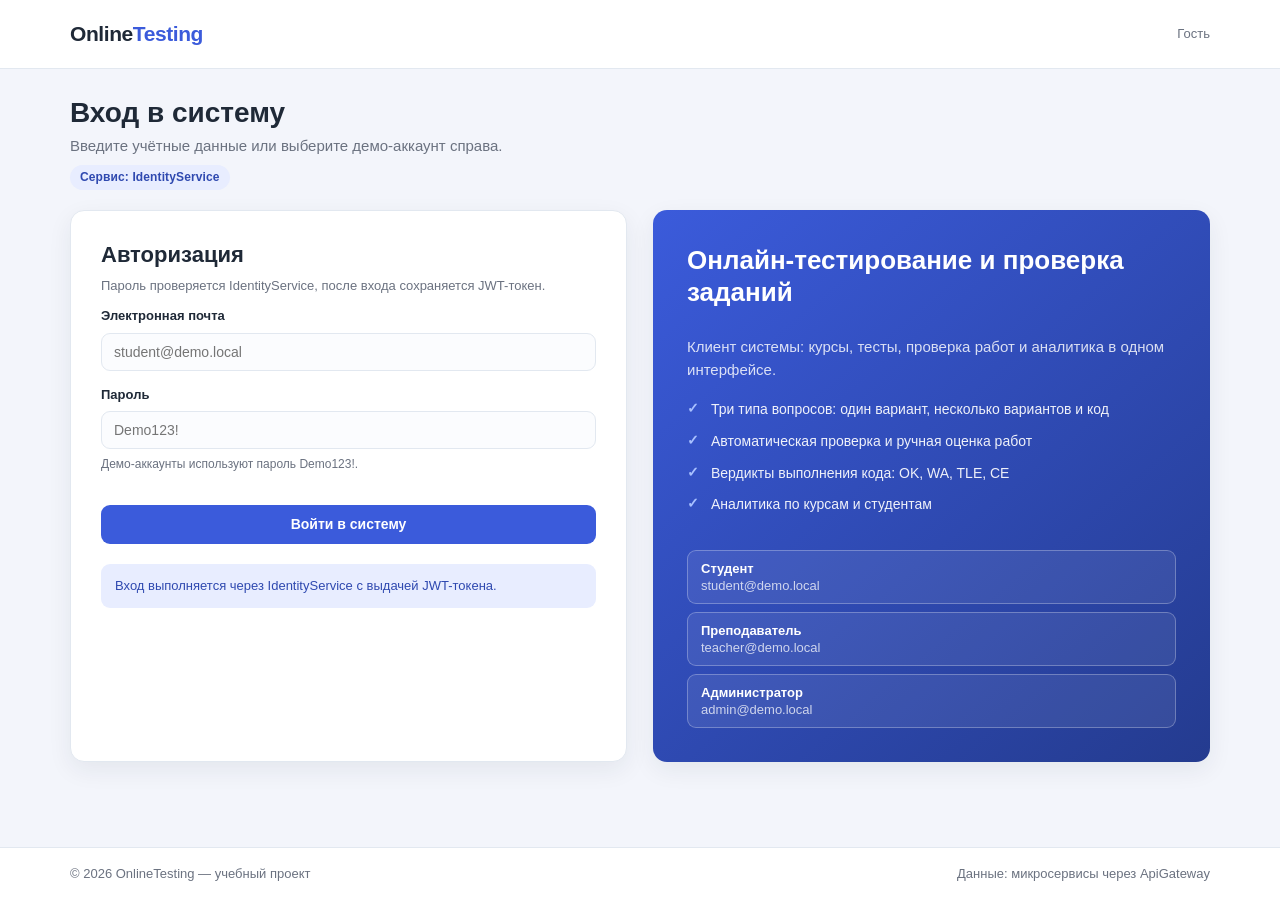
<file: WebClient/wwwroot/index.html>
<!DOCTYPE html>
<html lang="ru">
<head>
  <meta charset="UTF-8">
  <meta name="viewport" content="width=device-width, initial-scale=1.0">
  <title>Дашборд — OnlineTesting</title>
  <link rel="stylesheet" href="./css/style.css">
</head>
<body>
    <header id="app-header" class="app-header"></header>

    <main>
        <div class="container">
            <div class="page-head">
                <div>
                    <h1>Дашборд</h1>
                    <p class="page-subtitle" id="dashboard-subtitle">Сводка по вашей роли в системе.</p>
                    <span class="service-note">Сервис: ApiGateway</span>
                </div>
                <div id="dashboard-actions"></div>
            </div>

            <div class="card" id="teacher-application"></div>

            <div class="stats-grid" id="dashboard-stats"></div>

            <div id="dashboard-teacher-application"></div>

            <div class="section-head">
                <h2 class="section-title" id="dashboard-main-title">Основное</h2>
                <span class="muted small" id="dashboard-main-note"></span>
            </div>
            <div id="dashboard-main-table"></div>

            <div class="section-head">
                <h2 class="section-title" id="dashboard-secondary-title">Дополнительно</h2>
            </div>
            <div class="cards-grid" id="dashboard-secondary"></div>

        </div>
    </main>

    <footer id="app-footer" class="app-footer"></footer>

    <script src="./js/app.js"></script>
    <script src="./js/layout.js"></script>
    <script src="./js/pages/home.js"></script>
</body>
</html>
</file>
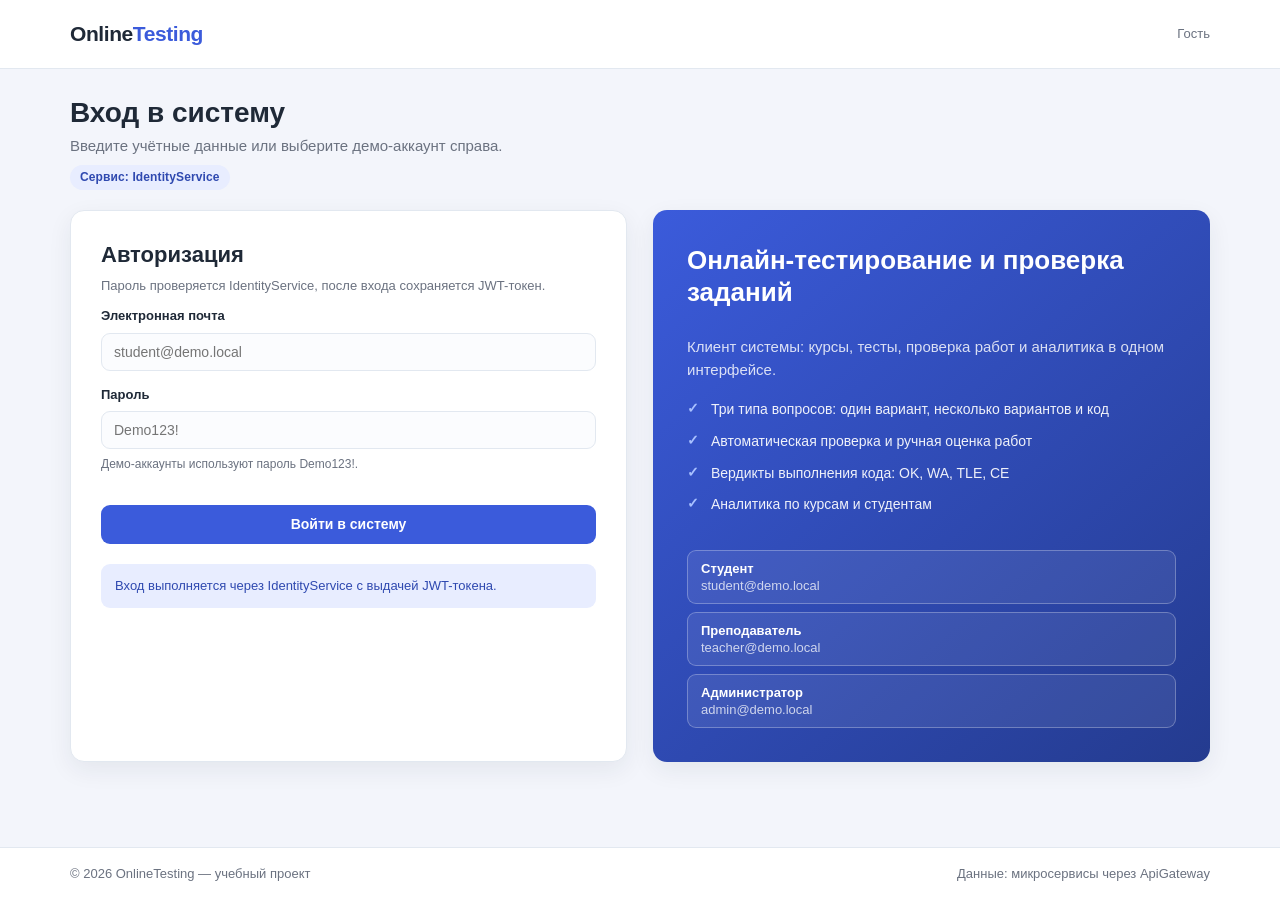
<file: WebClient/wwwroot/pages/admin-users.html>
<!DOCTYPE html>
<html lang="ru">
<head>
  <meta charset="UTF-8">
  <meta name="viewport" content="width=device-width, initial-scale=1.0">
  <title>Пользователи — OnlineTesting</title>
  <link rel="stylesheet" href="../css/style.css">
</head>
<body>
  <header id="app-header" class="app-header"></header>

  <main>
    <div class="container">
      <div class="page-head">
        <div>
          <h1>Пользователи и роли</h1>
          <p class="page-subtitle">Управление учётными записями студентов, преподавателей и администраторов.</p>
          <span class="service-note">Сервис: IdentityService</span>
        </div>
        <div id="users-actions"></div>
      </div>

      <div class="stats-grid" id="users-stats"></div>

      <div class="section-head">
        <h2 class="section-title">Добавить пользователя</h2>
      </div>

      <form class="form-card" id="user-form">
        <div class="form-grid">
          <div class="form-field">
            <label for="user-first-name">Имя</label>
            <input id="user-first-name" type="text" name="firstName" minlength="2" maxlength="40" placeholder="Иван" required>
          </div>
          <div class="form-field">
            <label for="user-last-name">Фамилия</label>
            <input id="user-last-name" type="text" name="lastName" minlength="2" maxlength="50" placeholder="Иванов" required>
          </div>
          <div class="form-field">
            <label for="user-email-input">Электронная почта</label>
            <input id="user-email-input" type="email" name="email" maxlength="100" placeholder="student@example.ru" required>
          </div>
          <div class="form-field">
            <label for="user-password-input">Пароль</label>
            <input id="user-password-input" type="password" name="password" minlength="6" maxlength="100" placeholder="Не менее 6 символов" required>
          </div>
          <div class="form-field">
            <label for="user-role-input">Роль</label>
            <select id="user-role-input" name="role">
              <option value="student">Студент</option>
              <option value="teacher">Преподаватель</option>
              <option value="admin">Администратор</option>
            </select>
          </div>
        </div>
        <div class="form-actions">
          <button class="btn btn-primary" type="submit">Создать пользователя</button>
          <span class="form-hint">Пользователь сможет войти с указанной почтой и паролем.</span>
        </div>
      </form>

      <div class="section-head">
        <h2 class="section-title">Заявки на роль преподавателя</h2>
      </div>
      <div id="applications-table"></div>

      <h2 class="section-title">Список пользователей</h2>
      <div id="users-table"></div>
    </div>
  </main>

  <footer id="app-footer" class="app-footer"></footer>

  <script src="../js/layout.js"></script>
  <script src="../js/app.js"></script>
  <script src="../js/pages/admin-users.js"></script>
</body>
</html>
</file>
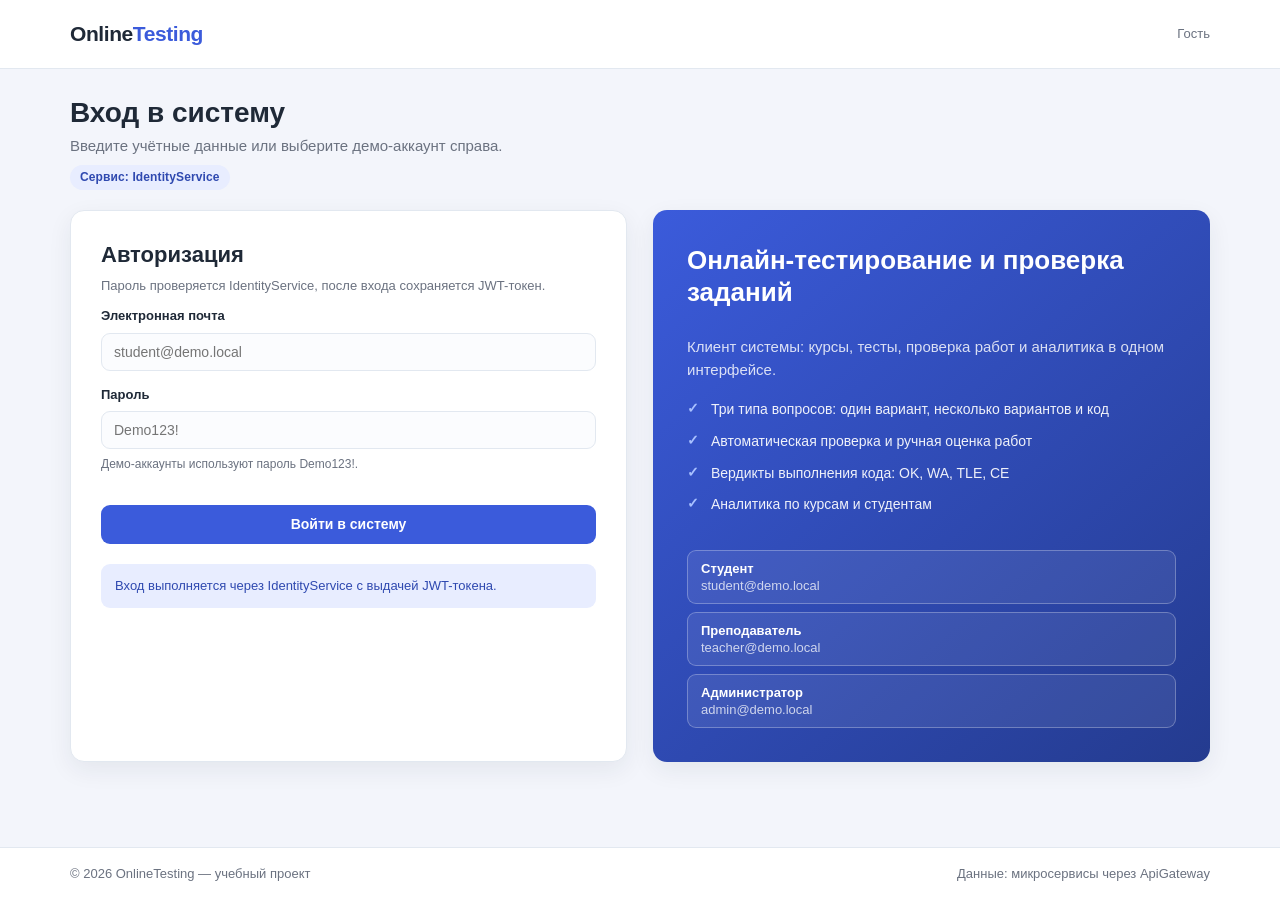
<file: WebClient/wwwroot/pages/analytics.html>
<!DOCTYPE html>
<html lang="ru">
<head>
  <meta charset="UTF-8">
  <meta name="viewport" content="width=device-width, initial-scale=1.0">
  <title>Аналитика — OnlineTesting</title>
  <link rel="stylesheet" href="../css/style.css">
</head>
<body>
  <header id="app-header" class="app-header"></header>

  <main>
    <div class="container">
      <div class="page-head">
        <div>
          <h1>Сводная аналитика</h1>
          <p class="page-subtitle">Результаты по курсам, средние баллы и количество проверенных работ.</p>
          <span class="service-note">Сервис: AnalyticsService</span>
        </div>
        <div id="analytics-actions"></div>
      </div>

      <div class="stats-grid" id="analytics-stats"></div>

      <div class="two-column">
        <section class="chart-card">
          <h2 class="chart-title">Средний результат по курсам, %</h2>
          <div id="score-chart"></div>
          <div class="chart-legend">
            <span class="legend-item"><span class="legend-dot"></span>Средний результат</span>
          </div>
        </section>

        <section class="chart-card">
          <h2 class="chart-title">Проверенные попытки по курсам</h2>
          <div id="pass-chart"></div>
          <div class="chart-legend">
            <span class="legend-item"><span class="legend-dot legend-dot-green"></span>Количество попыток</span>
          </div>
        </section>
      </div>

      <h2 class="section-title">Детализация по курсам</h2>
      <div id="analytics-table"></div>

      <div class="notice">
        Аналитика обновляется автоматически после проверки работ GradingService.
        Если по курсу ещё не было проверенных попыток, он отображается без статистики.
      </div>
    </div>
  </main>

  <footer id="app-footer" class="app-footer"></footer>

  <script src="../js/layout.js"></script>
  <script src="../js/app.js"></script>
  <script src="../js/pages/analytics.js"></script>
</body>
</html>
</file>
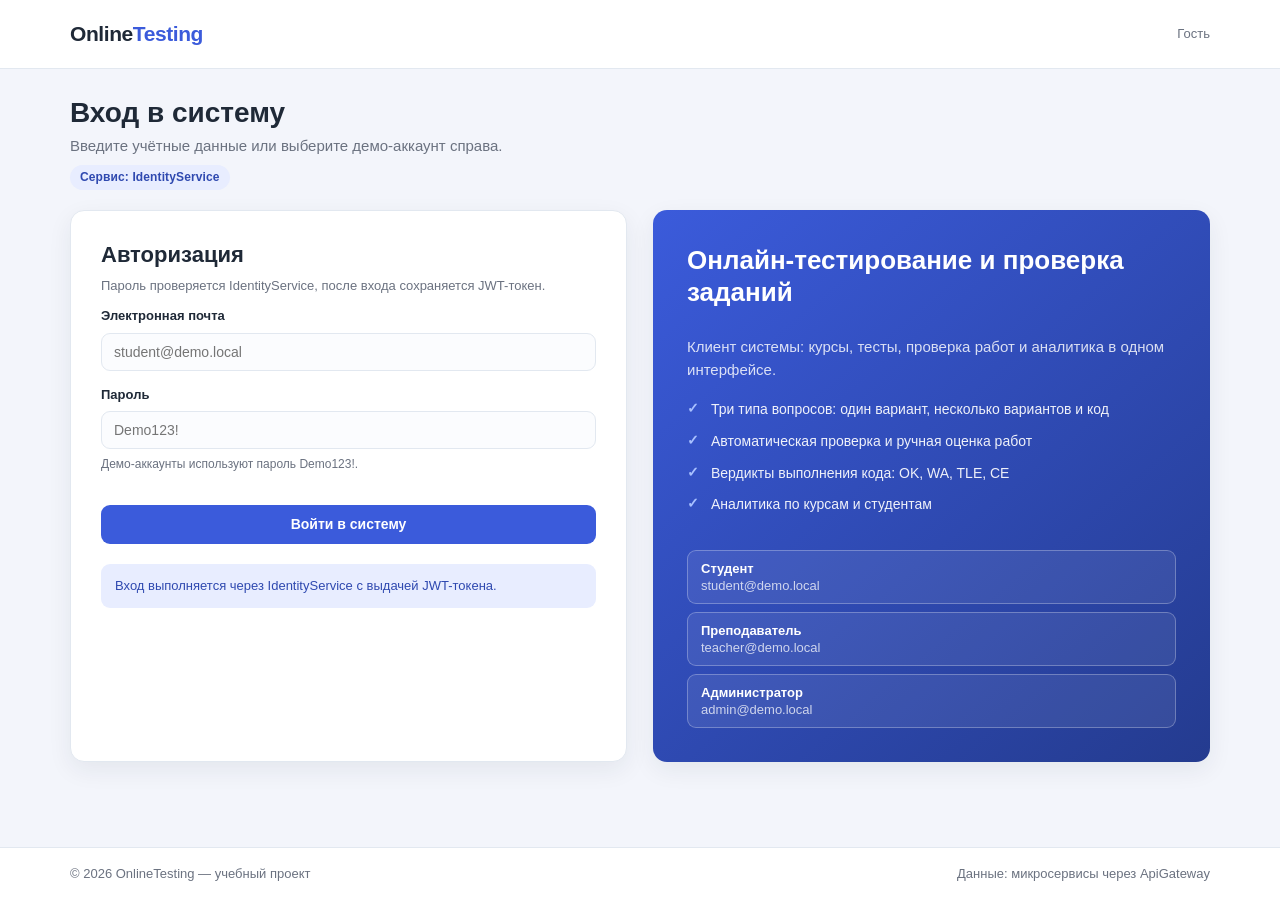
<file: WebClient/wwwroot/pages/code-submissions.html>
<!DOCTYPE html>
<html lang="ru">
<head>
  <meta charset="UTF-8">
  <meta name="viewport" content="width=device-width, initial-scale=1.0">
  <title>Проверка кода — OnlineTesting</title>
  <link rel="stylesheet" href="../css/style.css">
</head>
<body>
  <header id="app-header" class="app-header"></header>

  <main>
    <div class="container">
      <div class="page-head">
        <div>
          <h1>Проверка кода</h1>
          <p class="page-subtitle">Решения задач на программирование и вердикты автопроверки.</p>
          <span class="service-note">Сервис: CodeExecutionService</span>
        </div>
        <div id="submissions-actions"></div>
      </div>

      <div class="stats-grid" id="submissions-stats"></div>

      <div class="toolbar">
        <div class="form-field">
          <label for="verdict-filter">Вердикт</label>
          <select id="verdict-filter">
            <option value="all">Все решения</option>
            <option value="OK">OK — принято</option>
            <option value="WA">WA — неверный ответ</option>
            <option value="TLE">TLE — превышено время</option>
            <option value="CE">CE — ошибка компиляции</option>
            <option value="RE">RE — ошибка выполнения</option>
            <option value="not-submitted">Не отправлено на проверку</option>
          </select>
        </div>
      </div>

      <div id="submissions-table"></div>

      <div class="notice">
        Код проверяется CodeExecutionService после нажатия «Проверить код»
        на странице прохождения теста. Итоговый балл за задачу учитывается
        при выставлении оценки за попытку.
      </div>
    </div>
  </main>

  <footer id="app-footer" class="app-footer"></footer>

  <script src="../js/layout.js"></script>
  <script src="../js/app.js"></script>
  <script src="../js/pages/code-submissions.js"></script>
</body>
</html>
</file>
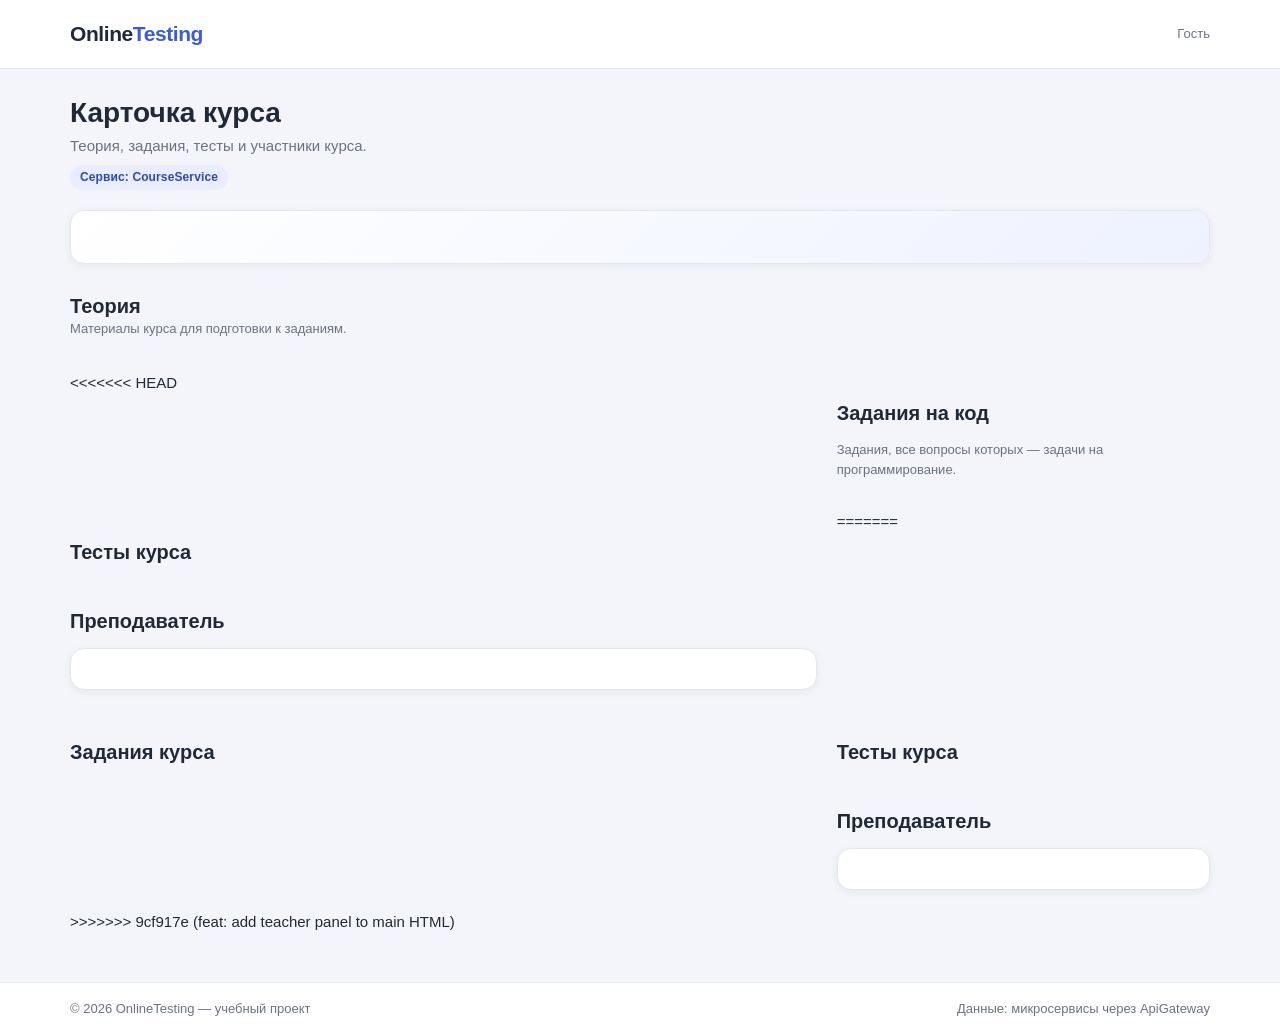
<file: WebClient/wwwroot/pages/course-details.html>
<!DOCTYPE html>
<html lang="ru">
<head>
  <meta charset="UTF-8">
  <meta name="viewport" content="width=device-width, initial-scale=1.0">
  <title>Курс — OnlineTesting</title>
  <link rel="stylesheet" href="../css/style.css">
</head>
<body>
  <header id="app-header" class="app-header"></header>

  <main>
    <div class="container">
      <div class="page-head">
        <div>
          <h1 id="course-page-title">Карточка курса</h1>
          <p class="page-subtitle">Теория, задания, тесты и участники курса.</p>
          <span class="service-note">Сервис: CourseService</span>
        </div>
        <div id="course-details-actions"></div>
      </div>

      <section class="course-hero" id="course-hero"></section>

      <section class="theory-section">
        <div class="section-head">
          <div>
            <h2 class="section-title">Теория</h2>
            <p class="muted small">Материалы курса для подготовки к заданиям.</p>
          </div>
          <div id="course-theory-actions"></div>
        </div>
        <div class="theory-list" id="course-theory"></div>
      </section>

      <div class="two-column">
<<<<<<< HEAD
        <div>
          <h2 class="section-title">Задания на код</h2>
          <p class="muted small">Задания, все вопросы которых — задачи на программирование.</p>
          <div class="module-list" id="course-modules"></div>
        </div>

        <aside>
            <div class="section-head">
                <h2 class="section-title">Тесты курса</h2>
                <div id="course-test-actions"></div>
            </div>

            <div class="stack" id="course-tests"></div>

            <section id="course-test-editor" class="card" hidden>
                <h2 class="section-title" id="test-editor-title">Редактор задания</h2>
                <div id="test-editor-settings"></div>
                <div id="test-editor-question-actions" class="form-actions"></div>
                <p class="muted small" id="test-editor-question-count"></p>
                <div id="test-editor-questions"></div>
            </section>

            <h2 class="section-title">Преподаватель</h2>
            <div class="card" id="course-teacher"></div>
        </aside>
=======
          <div>
              <h2 class="section-title">Задания курса</h2>
              <div class="module-list" id="course-modules"></div>
          </div>

          <aside>
              <div class="section-head">
                  <h2 class="section-title">Тесты курса</h2>
                  <div id="course-test-actions"></div>
              </div>

              <div class="stack" id="course-tests"></div>

              <section id="course-test-editor" class="card" hidden>
                  <h2 class="section-title" id="test-editor-title">Редактор теста</h2>
                  <div id="test-editor-settings"></div>
                  <div id="test-editor-question-actions" class="form-actions"></div>
                  <p class="muted small" id="test-editor-question-count"></p>
                  <div id="test-editor-questions"></div>
              </section>

              <h2 class="section-title">Преподаватель</h2>
              <div class="card" id="course-teacher"></div>
          </aside>
>>>>>>> 9cf917e (feat: add teacher panel to main HTML)
      </div>
    </div>
  </main>

  <footer id="app-footer" class="app-footer"></footer>
  <script src="../js/layout.js"></script>
  <script src="../js/app.js"></script>
  <script src="../js/pages/course-details.js"></script>
</body>
</html>
</file>
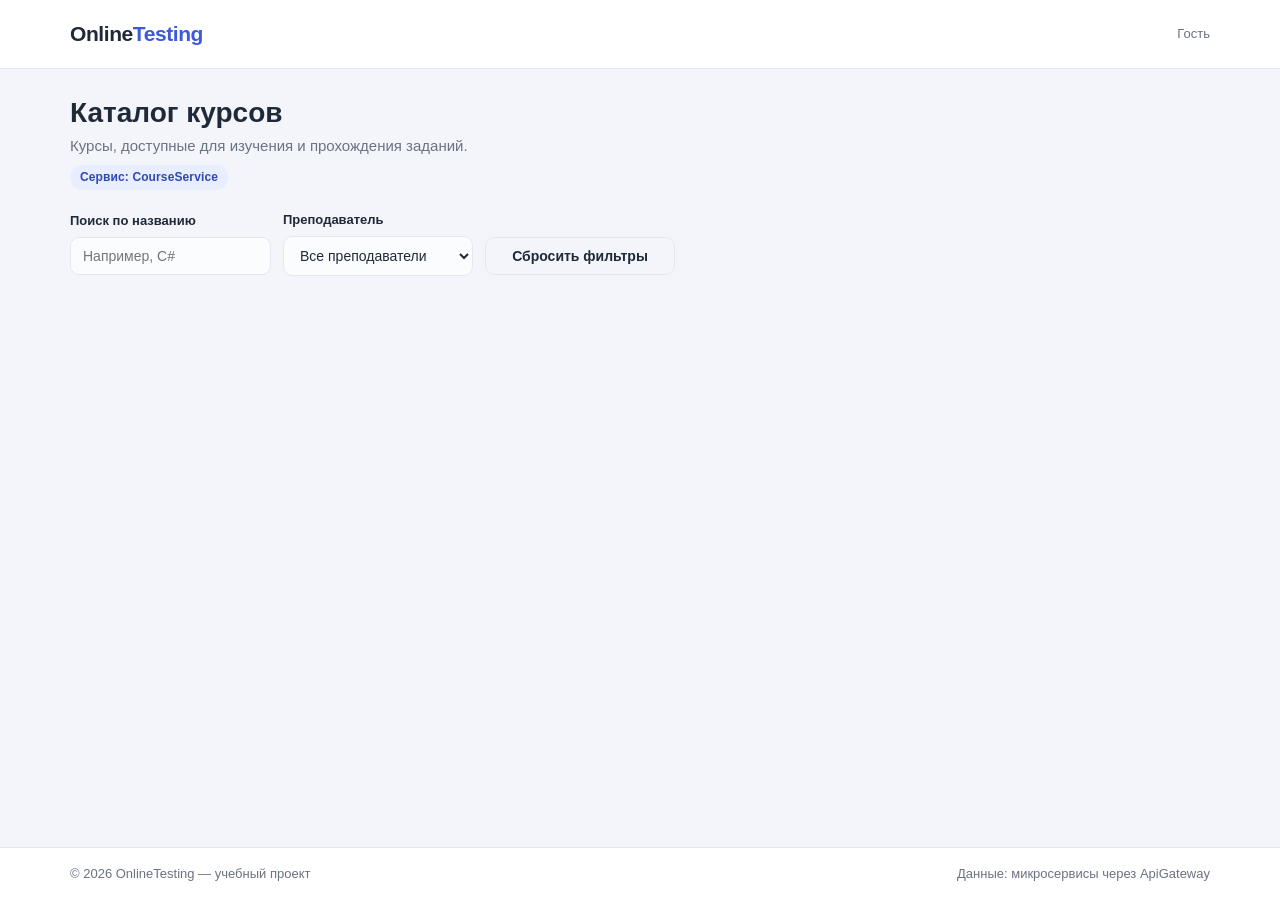
<file: WebClient/wwwroot/pages/courses.html>
<!DOCTYPE html>
<html lang="ru">
<head>
  <meta charset="UTF-8">
  <meta name="viewport" content="width=device-width, initial-scale=1.0">
  <title>Каталог курсов — OnlineTesting</title>
  <link rel="stylesheet" href="../css/style.css">
</head>
<body>
  <header id="app-header" class="app-header"></header>

  <main>
    <div class="container">
      <div class="page-head">
        <div>
          <h1>Каталог курсов</h1>
          <p class="page-subtitle">Курсы, доступные для изучения и прохождения заданий.</p>
          <span class="service-note">Сервис: CourseService</span>
        </div>
        <div id="courses-actions"></div>
      </div>

      <div class="toolbar">
        <div class="form-field">
          <label for="course-search">Поиск по названию</label>
          <input id="course-search" type="search" placeholder="Например, C#">
        </div>
        <div class="form-field">
          <label for="course-teacher-filter">Преподаватель</label>
          <select id="course-teacher-filter">
            <option value="all">Все преподаватели</option>
          </select>
        </div>
        <div class="form-field">
          <label>&nbsp;</label>
          <button class="btn btn-outline" type="button" id="courses-reset">Сбросить фильтры</button>
        </div>
      </div>

      <p class="muted small" id="courses-count"></p>
      <div class="cards-grid" id="courses-grid"></div>
    </div>
  </main>

  <footer id="app-footer" class="app-footer"></footer>
  <script src="../js/layout.js"></script>
  <script src="../js/app.js"></script>
  <script src="../js/pages/courses.js"></script>
</body>
</html>
</file>
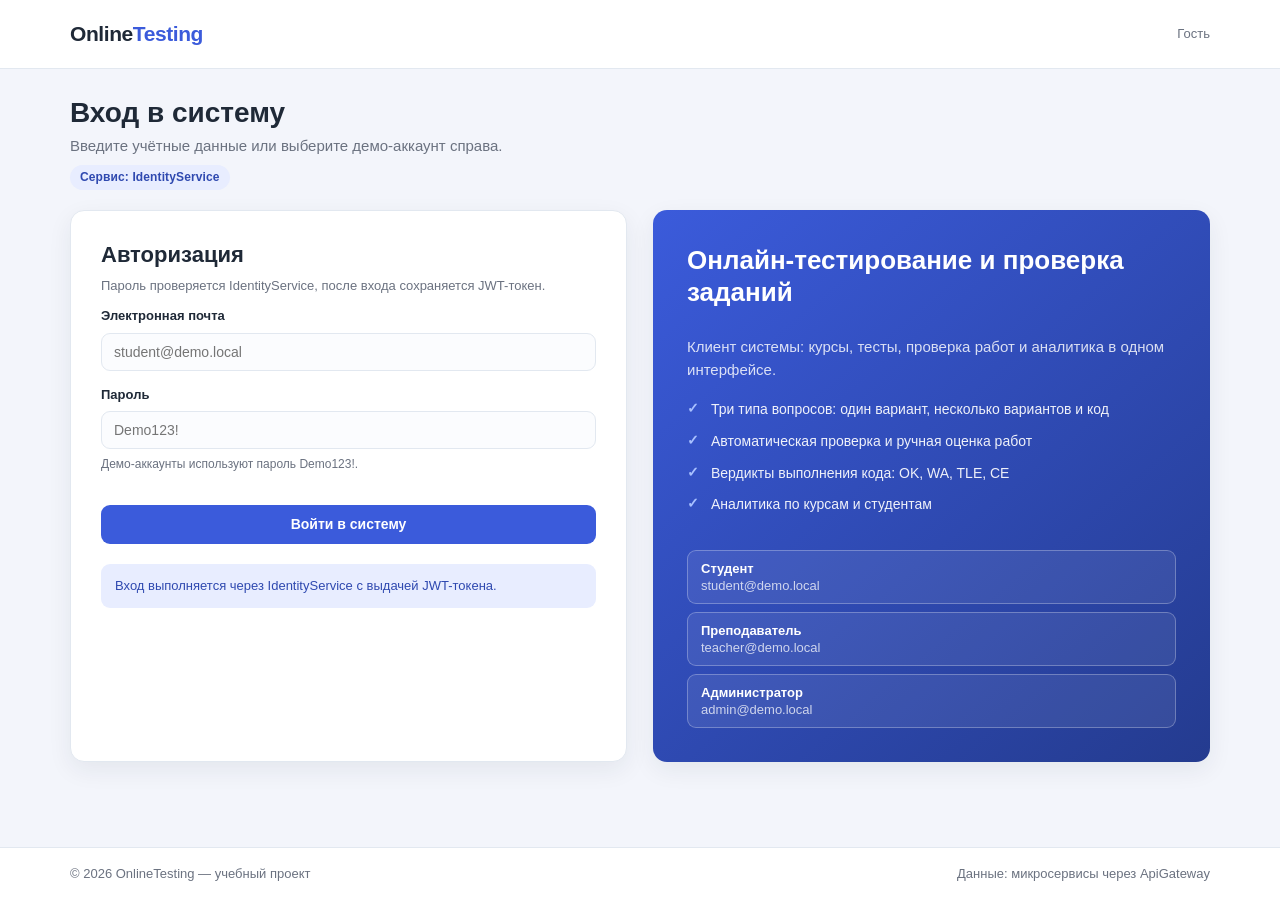
<file: WebClient/wwwroot/pages/grading.html>
<!DOCTYPE html>
<html lang="ru">
<head>
  <meta charset="UTF-8">
  <meta name="viewport" content="width=device-width, initial-scale=1.0">
  <title>Проверка работ — OnlineTesting</title>
  <link rel="stylesheet" href="../css/style.css">
</head>
<body>
  <header id="app-header" class="app-header"></header>

  <main>
    <div class="container">
      <div class="page-head">
        <div>
          <h1>Проверка работ</h1>
          <p class="page-subtitle">Попытки студентов, автоматические оценки и ручная проверка.</p>
          <span class="service-note">Сервис: GradingService</span>
        </div>
        <div id="grading-actions"></div>
      </div>

      <div class="stats-grid" id="grading-stats"></div>

      <div class="toolbar">
        <div class="form-field">
          <label for="grading-filter">Показать</label>
          <select id="grading-filter">
            <option value="all">Все работы</option>
            <option value="pending">Без оценки</option>
            <option value="graded">С оценкой</option>
          </select>
        </div>
      </div>

      <h2 class="section-title">Работы студентов</h2>
      <div id="grading-table"></div>

      <div class="notice">
        Оценки выставляются автоматически после завершения попытки.
        Кнопка «Открыть» показывает ответы студента; если оценки ещё нет,
        её можно выставить вручную.
      </div>
    </div>
  </main>

  <footer id="app-footer" class="app-footer"></footer>

  <script src="../js/layout.js"></script>
  <script src="../js/app.js"></script>
  <script src="../js/pages/grading.js"></script>
</body>
</html>
</file>
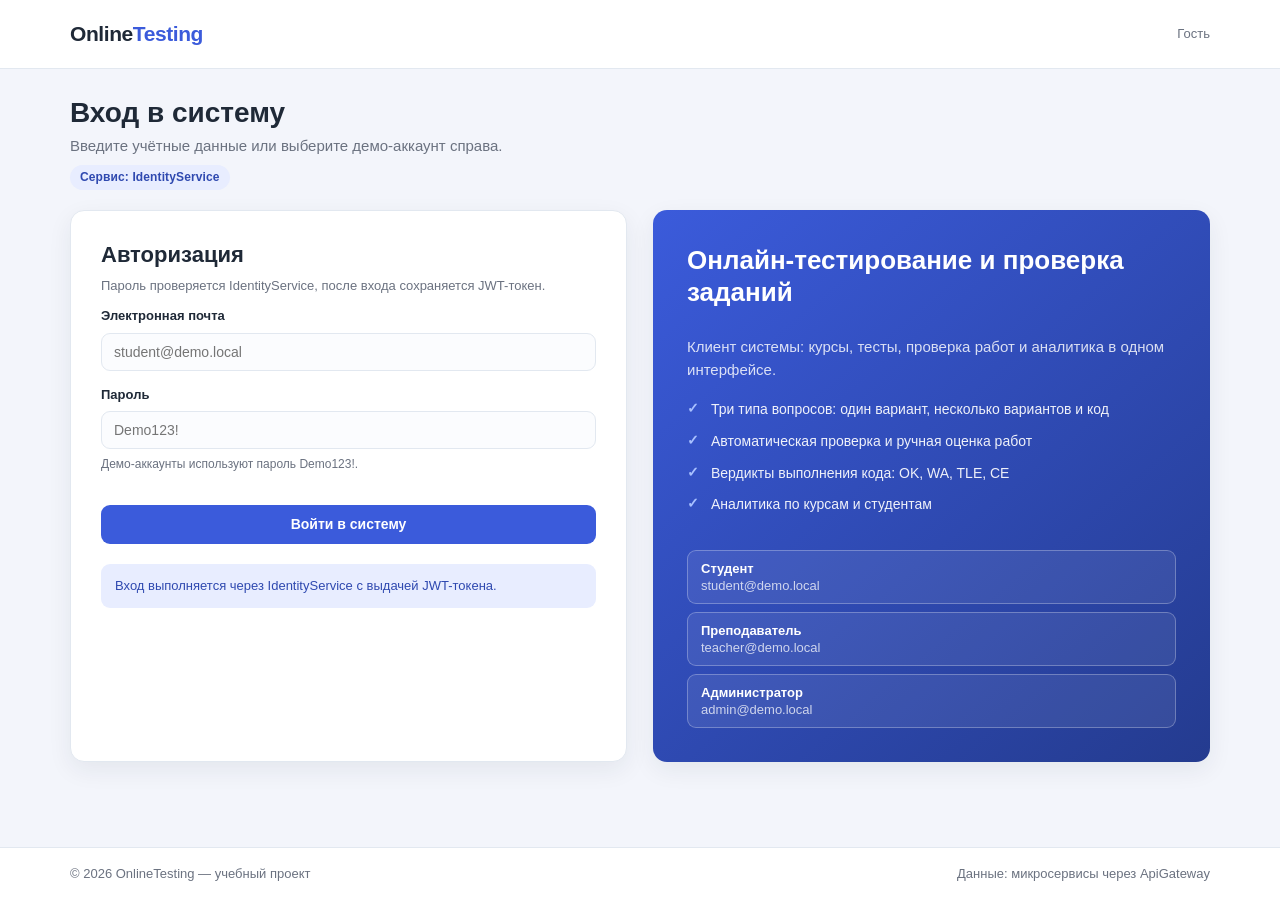
<file: WebClient/wwwroot/pages/login.html>
<!DOCTYPE html>
<html lang="ru">
<head>
  <meta charset="UTF-8">
  <meta name="viewport" content="width=device-width, initial-scale=1.0">
  <title>Вход — OnlineTesting</title>
  <link rel="stylesheet" href="../css/style.css">
</head>
<body>
    <header id="app-header" class="app-header"></header>

    <main>
        <div class="container">
            <div class="page-head">
                <div>
                    <h1>Вход в систему</h1>
                    <p class="page-subtitle">Введите учётные данные или выберите демо-аккаунт справа.</p>
                    <span class="service-note">Сервис: IdentityService</span>
                </div>
            </div>

            <div class="login-layout">
                <section class="login-card">
                    <h2>Авторизация</h2>
                    <p class="muted small">Пароль проверяется IdentityService, после входа сохраняется JWT-токен.</p>

                    <form id="login-form" class="form-stack">
                        <div class="form-field">
                            <label for="login-email">Электронная почта</label>
                            <input id="login-email" type="email" name="email" placeholder="student@demo.local" autocomplete="username" required>
                        </div>

                        <div class="form-field">
                            <label for="login-password">Пароль</label>
                            <input id="login-password" type="password" name="password" placeholder="Demo123!" autocomplete="current-password" required>
                            <span class="form-hint">Демо-аккаунты используют пароль Demo123!.</span>
                        </div>

                        <div class="form-actions">
                            <button class="btn btn-primary btn-block" type="submit" id="login-submit">Войти в систему</button>
                        </div>
                    </form>

                    <div class="login-note" id="login-status">
                        Вход выполняется через IdentityService с выдачей JWT-токена.
                    </div>
                </section>

                <aside class="login-side">
                    <h2>Онлайн-тестирование и проверка заданий</h2>
                    <p>Клиент системы: курсы, тесты, проверка работ и аналитика в одном интерфейсе.</p>
                    <ul>
                        <li>Три типа вопросов: один вариант, несколько вариантов и код</li>
                        <li>Автоматическая проверка и ручная оценка работ</li>
                        <li>Вердикты выполнения кода: OK, WA, TLE, CE</li>
                        <li>Аналитика по курсам и студентам</li>
                    </ul>
                    <div class="demo-accounts" id="demo-accounts"></div>
                </aside>
            </div>
        </div>
    </main>

    <footer id="app-footer" class="app-footer"></footer>
    <script src="../js/app.js"></script>
    <script src="../js/layout.js"></script>
    <script src="../js/pages/login.js"></script>
</body>
</html>
</file>
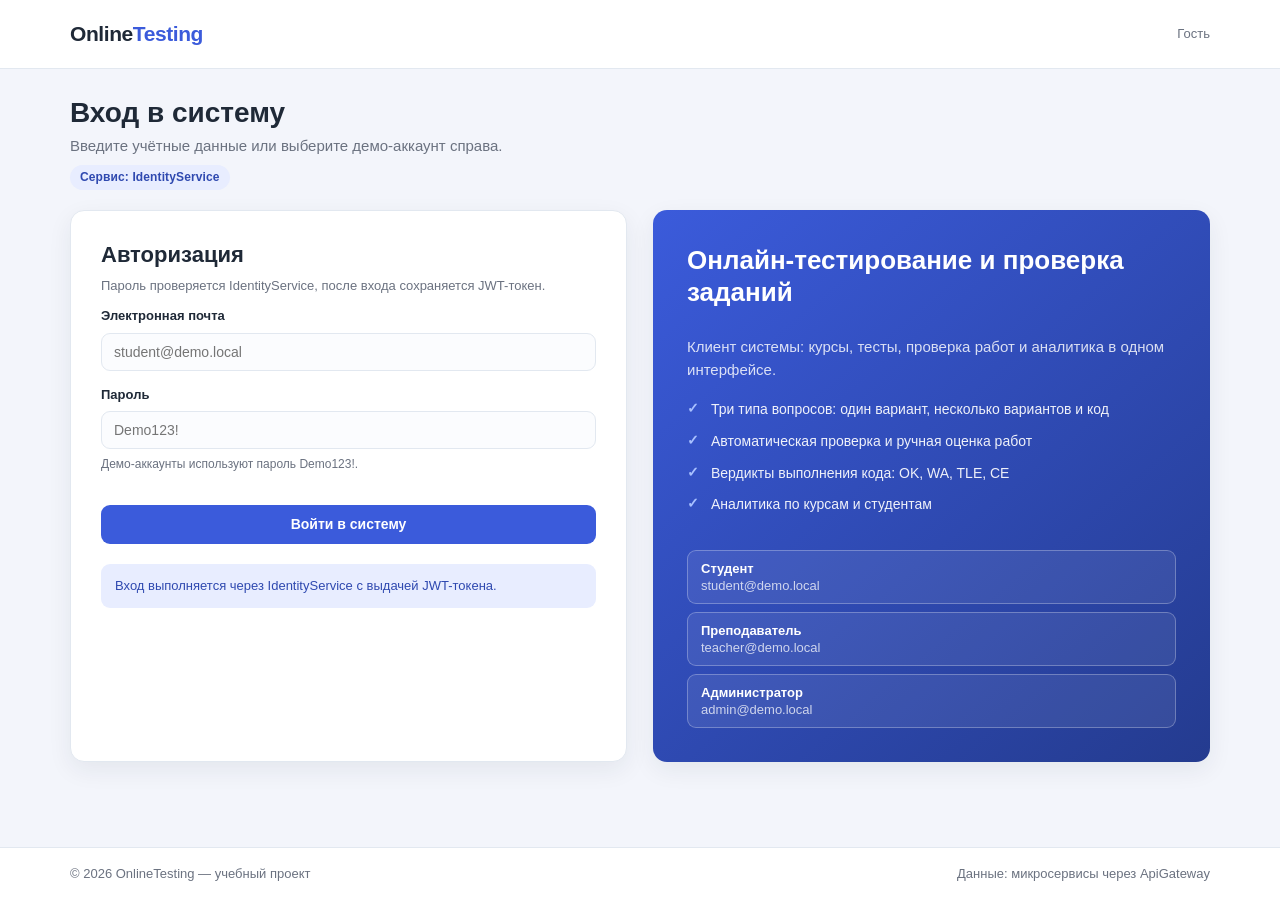
<file: WebClient/wwwroot/pages/my-results.html>
<!DOCTYPE html>
<html lang="ru">
<head>
  <meta charset="UTF-8">
  <meta name="viewport" content="width=device-width, initial-scale=1.0">
  <title>Мои результаты — OnlineTesting</title>
  <link rel="stylesheet" href="../css/style.css">
</head>
<body>
  <header id="app-header" class="app-header"></header>

  <main>
    <div class="container">
      <div class="page-head">
        <div>
          <h1>Мои результаты</h1>
          <p class="page-subtitle">История попыток, баллы и оценки за задания.</p>
          <span class="service-note">Сервис: GradingService</span>
        </div>
        <div id="results-actions"></div>
      </div>

      <div class="stats-grid" id="results-stats"></div>

      <h2 class="section-title">История прохождений</h2>
      <div id="results-table"></div>
    </div>
  </main>

  <footer id="app-footer" class="app-footer"></footer>

  <script src="../js/layout.js"></script>
  <script src="../js/app.js"></script>
  <script src="../js/pages/my-results.js"></script>
</body>
</html>
</file>
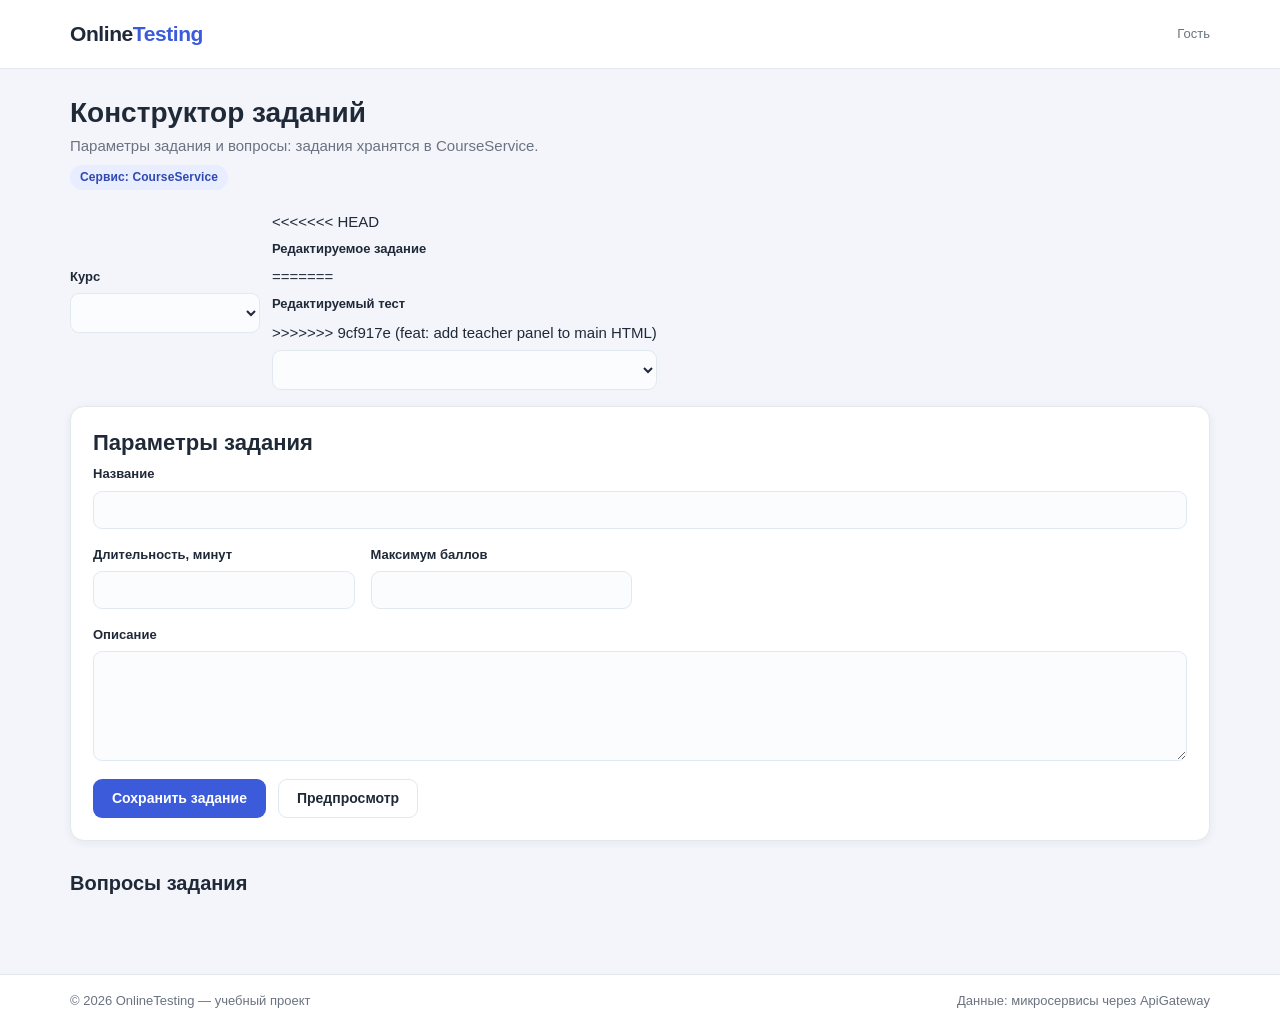
<file: WebClient/wwwroot/pages/test-editor.html>
<!DOCTYPE html>
<html lang="ru">
<head>
  <meta charset="UTF-8">
  <meta name="viewport" content="width=device-width, initial-scale=1.0">
  <title>Конструктор заданий — OnlineTesting</title>
  <link rel="stylesheet" href="../css/style.css">
</head>
<body>
  <header id="app-header" class="app-header"></header>

  <main>
    <div class="container">
      <div class="page-head">
        <div>
          <h1>Конструктор заданий</h1>
          <p class="page-subtitle">Параметры задания и вопросы: задания хранятся в CourseService.</p>
          <span class="service-note">Сервис: CourseService</span>
        </div>
        <div id="editor-actions"></div>
      </div>

      <div class="toolbar">
        <div class="form-field">
          <label for="editor-course-select">Курс</label>
          <select id="editor-course-select"></select>
        </div>
        <div class="form-field">
<<<<<<< HEAD
          <label for="editor-test-select">Редактируемое задание</label>
=======
          <label for="editor-test-select">Редактируемый тест</label>
>>>>>>> 9cf917e (feat: add teacher panel to main HTML)
          <select id="editor-test-select"></select>
        </div>
      </div>

      <form class="form-card" id="test-settings-form">
        <h2>Параметры задания</h2>
        <div class="form-grid">
          <div class="form-field form-field-full">
            <label for="test-title-input">Название</label>
            <input id="test-title-input" type="text" name="title">
          </div>
          <div class="form-field">
            <label for="test-duration-input">Длительность, минут</label>
            <input id="test-duration-input" type="number" name="durationMin" min="1" max="1440" required>
          </div>
          <div class="form-field">
            <label for="test-max-score-input">Максимум баллов</label>
            <input id="test-max-score-input" type="number" name="maxScore" min="1" max="1000" required>
          </div>
          <div class="form-field form-field-full">
            <label for="test-description-input">Описание</label>
            <textarea id="test-description-input" name="description" maxlength="170" rows="3"></textarea>
          </div>
        </div>
        <div class="form-actions">
          <button class="btn btn-primary" type="submit">Сохранить задание</button>
          <button class="btn btn-outline" type="button" id="test-preview-btn">Предпросмотр</button>
        </div>
      </form>

      <div class="section-head">
        <h2 class="section-title">Вопросы задания</h2>
        <span class="muted small" id="questions-count"></span>
      </div>

      <div class="toolbar" id="question-actions"></div>
      <div id="question-list"></div>
    </div>
  </main>

  <footer id="app-footer" class="app-footer"></footer>
  <script src="../js/layout.js"></script>
  <script src="../js/app.js"></script>
  <script src="../js/pages/test-editor.js"></script>
</body>
</html>
</file>
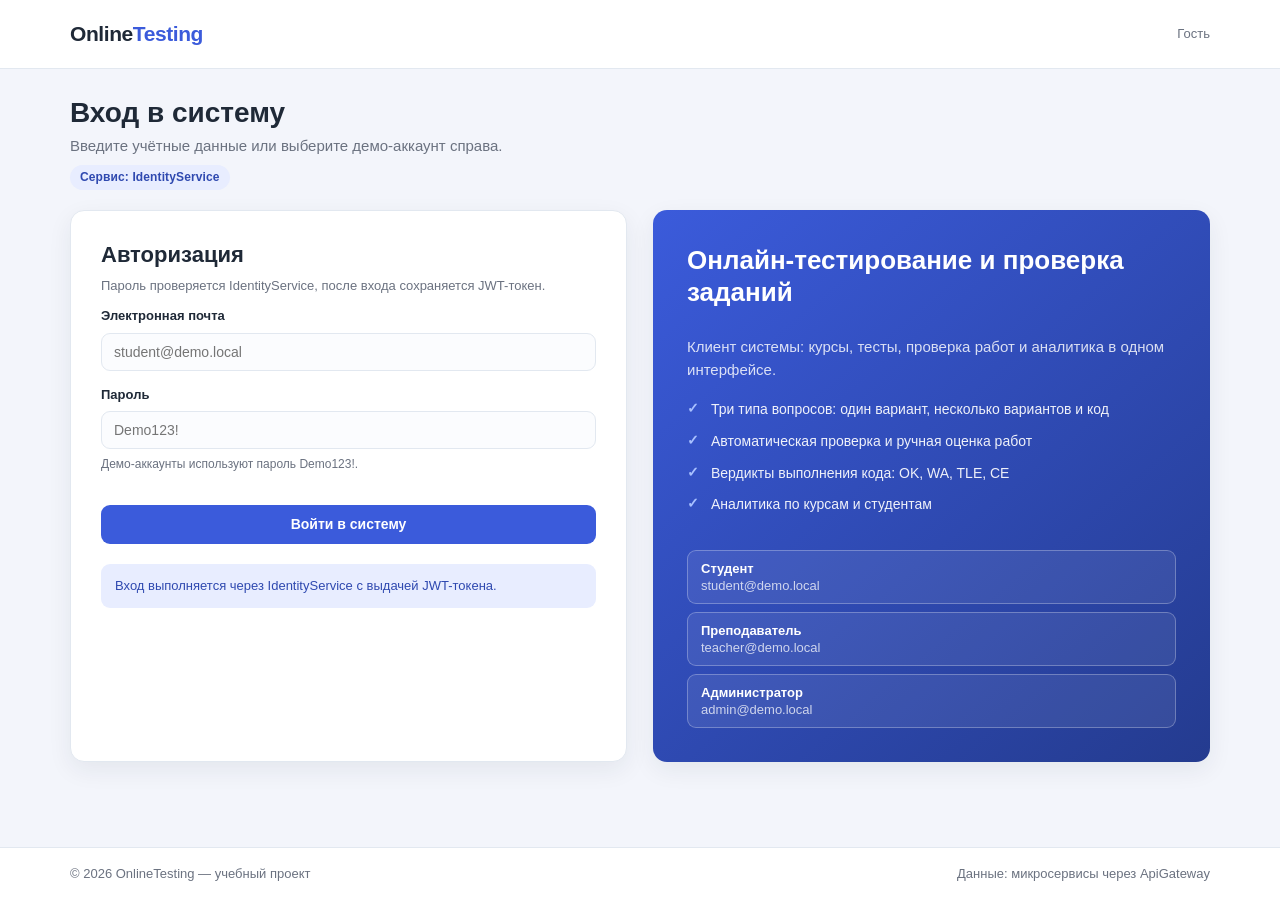
<file: WebClient/wwwroot/pages/test-taking.html>
<!DOCTYPE html>
<html lang="ru">
<head>
  <meta charset="UTF-8">
  <meta name="viewport" content="width=device-width, initial-scale=1.0">
  <title>Прохождение теста — OnlineTesting</title>
  <link rel="stylesheet" href="../css/style.css">
</head>
<body>
  <header id="app-header" class="app-header"></header>

  <main>
    <div class="container">
      <div class="page-head">
        <div>
          <h1 id="test-page-title">Прохождение теста</h1>
          <p class="page-subtitle" id="test-subtitle">Ответьте на вопросы и отправьте работу.</p>
          <span class="service-note">Сервис: ExamService</span>
        </div>
      </div>

      <div class="test-toolbar">
        <div>
          <strong id="test-title">Тест</strong>
          <p class="muted small" id="test-meta"></p>
        </div>
        <div class="timer" aria-label="Оставшееся время">
          <span class="timer-label">Осталось</span>
          <span id="test-timer">—</span>
        </div>
      </div>

      <p class="notice">
        Ответы сохраняются автоматически по мере ввода. Задачи на код можно
        проверить отдельно кнопкой «Проверить код»; итоговая оценка рассчитывается
        после завершения попытки.
      </p>

      <form id="test-form">
        <div class="question-list" id="question-list"></div>

        <div class="test-submit-bar">
          <span class="muted small">Завершение попытки отправит сохранённые ответы на проверку.</span>
          <button class="btn btn-primary" type="submit" id="test-submit">Завершить попытку</button>
        </div>
      </form>
    </div>
  </main>

  <footer id="app-footer" class="app-footer"></footer>

  <script src="../js/layout.js"></script>
  <script src="../js/app.js"></script>
  <script src="../js/pages/test-taking.js"></script>
</body>
</html>
</file>
<file: WebClient/wwwroot/css/style.css>
/* ============================================================
   OnlineTesting WebClient — единый стиль макета.
   Только чистый CSS, без внешних библиотек и CDN.
   ============================================================ */

:root {
  --color-bg: #f3f5fb;
  --color-surface: #ffffff;
  --color-text: #1f2937;
  --color-muted: #6b7280;
  --color-border: #e2e8f0;
  --color-primary: #3b5bdb;
  --color-primary-dark: #2f49b0;
  --color-primary-soft: #e8edff;
  --color-success: #188a5b;
  --color-success-soft: #e3f6ec;
  --color-warning: #a06405;
  --color-warning-soft: #fdf1d8;
  --color-danger: #b83232;
  --color-danger-soft: #fde7e7;
  --color-info: #21618c;
  --color-info-soft: #e2f0f9;
  --radius: 14px;
  --radius-sm: 9px;
  --shadow: 0 8px 24px rgba(31, 41, 55, 0.07);
  --shadow-sm: 0 2px 8px rgba(31, 41, 55, 0.06);
}

* {
  box-sizing: border-box;
}

html {
  scroll-behavior: smooth;
}

body {
  margin: 0;
  min-height: 100vh;
  display: flex;
  flex-direction: column;
  font-family: "Segoe UI", "Roboto", "Helvetica Neue", Arial, sans-serif;
  font-size: 15px;
  line-height: 1.55;
  color: var(--color-text);
  background: var(--color-bg);
}

a {
  color: var(--color-primary);
  text-decoration: none;
}

a:hover {
  text-decoration: underline;
}

h1,
h2,
h3,
h4 {
  margin: 0 0 8px;
  line-height: 1.25;
  font-weight: 650;
}

h1 {
  font-size: 28px;
}

h2 {
  font-size: 22px;
}

h3 {
  font-size: 17px;
}

p {
  margin: 0 0 10px;
}

ul {
  margin: 0;
  padding: 0;
  list-style: none;
}

img {
  max-width: 100%;
}

/* ---------- Каркас ---------- */

.container {
  width: 100%;
  max-width: 1180px;
  margin: 0 auto;
  padding: 0 20px;
}

main {
  flex: 1;
  padding: 26px 0 48px;
}

.page-head {
  display: flex;
  align-items: flex-start;
  justify-content: space-between;
  gap: 18px;
  margin-bottom: 20px;
  flex-wrap: wrap;
}

.page-head h1 {
  margin-bottom: 4px;
}

.page-subtitle {
  color: var(--color-muted);
  margin: 0;
}

.service-note {
  display: inline-block;
  margin-top: 8px;
  padding: 3px 10px;
  border-radius: 999px;
  background: var(--color-primary-soft);
  color: var(--color-primary-dark);
  font-size: 12px;
  font-weight: 600;
  letter-spacing: 0.01em;
}

.section-title {
  margin: 30px 0 14px;
  font-size: 20px;
}

.section-head {
  display: flex;
  align-items: center;
  justify-content: space-between;
  gap: 14px;
  margin: 30px 0 14px;
}

.section-head .section-title {
  margin: 0;
}

.muted {
  color: var(--color-muted);
}

.small {
  font-size: 13px;
}

.flex-between {
  display: flex;
  align-items: center;
  justify-content: space-between;
  gap: 12px;
  flex-wrap: wrap;
}

.stack {
  display: flex;
  flex-direction: column;
  gap: 10px;
}

.divider {
  height: 1px;
  background: var(--color-border);
  margin: 18px 0;
  border: 0;
}

/* ---------- Шапка ---------- */

.app-header {
  position: sticky;
  top: 0;
  z-index: 20;
  background: rgba(255, 255, 255, 0.96);
  border-bottom: 1px solid var(--color-border);
  backdrop-filter: blur(8px);
}

.header-inner {
  display: flex;
  align-items: center;
  gap: 26px;
  min-height: 68px;
  flex-wrap: wrap;
  padding-top: 8px;
  padding-bottom: 8px;
}

.brand {
  font-size: 21px;
  font-weight: 750;
  letter-spacing: -0.02em;
  color: var(--color-text);
}

.brand span {
  color: var(--color-primary);
}

.brand:hover {
  text-decoration: none;
}

.main-nav {
  display: flex;
  align-items: center;
  gap: 4px;
  flex-wrap: wrap;
  flex: 1;
}

.nav-link {
  padding: 7px 12px;
  border-radius: 999px;
  color: var(--color-muted);
  font-size: 14px;
  font-weight: 550;
  white-space: nowrap;
}

.nav-link:hover {
  background: var(--color-bg);
  color: var(--color-text);
  text-decoration: none;
}

.nav-link-active,
.nav-link-active:hover {
  background: var(--color-primary-soft);
  color: var(--color-primary-dark);
}

.user-box {
  display: flex;
  align-items: center;
  gap: 12px;
}

.user-info {
  display: flex;
  flex-direction: column;
  align-items: flex-end;
  line-height: 1.25;
}

.user-name {
  font-size: 14px;
  font-weight: 600;
}

.user-role {
  font-size: 12px;
  color: var(--color-muted);
}

/* ---------- Подвал ---------- */

.app-footer {
  border-top: 1px solid var(--color-border);
  background: var(--color-surface);
  padding: 16px 0;
}

.footer-inner {
  display: flex;
  justify-content: space-between;
  gap: 12px;
  flex-wrap: wrap;
  color: var(--color-muted);
  font-size: 13px;
}

/* ---------- Кнопки ---------- */

.btn {
  display: inline-flex;
  align-items: center;
  justify-content: center;
  gap: 8px;
  padding: 10px 18px;
  border: 1px solid transparent;
  border-radius: var(--radius-sm);
  font-family: inherit;
  font-size: 14px;
  font-weight: 600;
  line-height: 1.2;
  cursor: pointer;
  transition: background 0.15s ease, color 0.15s ease, border-color 0.15s ease;
}

.btn:hover {
  text-decoration: none;
}

.btn-primary {
  background: var(--color-primary);
  color: #ffffff;
}

.btn-primary:hover {
  background: var(--color-primary-dark);
}

.btn-outline {
  background: transparent;
  color: var(--color-text);
  border-color: var(--color-border);
}

.btn-outline:hover {
  border-color: var(--color-primary);
  color: var(--color-primary);
}

.btn-soft {
  background: var(--color-primary-soft);
  color: var(--color-primary-dark);
}

.btn-soft:hover {
  background: #dbe4ff;
}

.btn-danger-soft {
  background: var(--color-danger-soft);
  color: var(--color-danger);
}

.btn-sm {
  padding: 6px 12px;
  font-size: 13px;
}

.btn-block {
  width: 100%;
}

.btn[disabled] {
  opacity: 0.55;
  cursor: not-allowed;
}

/* ---------- Карточки ---------- */

.cards-grid {
  display: grid;
  grid-template-columns: repeat(auto-fill, minmax(270px, 1fr));
  gap: 16px;
}

.stats-grid {
  display: grid;
  grid-template-columns: repeat(auto-fit, minmax(175px, 1fr));
  gap: 16px;
}

.dashboard-application {
  margin-top: 20px;
}

.dashboard-application .alert {
  margin-top: 12px;
}

.two-column {
  display: grid;
  grid-template-columns: minmax(0, 2fr) minmax(0, 1fr);
  gap: 20px;
  align-items: start;
}

.card {
  position: relative;
  background: var(--color-surface);
  border: 1px solid var(--color-border);
  border-radius: var(--radius);
  padding: 20px;
  box-shadow: var(--shadow-sm);
}

.card-badge {
  position: absolute;
  top: 16px;
  right: 16px;
}

.card-title {
  margin-bottom: 6px;
  padding-right: 0;
}

.card-badge + .card-title {
  padding-right: 104px;
}

.card-subtitle {
  color: var(--color-primary-dark);
  font-size: 13px;
  font-weight: 600;
  margin-bottom: 8px;
}

.card-text {
  color: var(--color-muted);
  font-size: 14px;
  margin-bottom: 12px;
}

.card-meta {
  display: flex;
  flex-wrap: wrap;
  gap: 6px 14px;
  margin-bottom: 12px;
  font-size: 13px;
  color: var(--color-muted);
}

.card-meta li {
  position: relative;
  padding-left: 14px;
}

.card-meta li::before {
  content: "";
  position: absolute;
  left: 0;
  top: 7px;
  width: 5px;
  height: 5px;
  border-radius: 50%;
  background: var(--color-primary);
}

.card-link {
  display: inline-block;
  font-size: 14px;
  font-weight: 600;
  margin-top: 2px;
}

.stat-value {
  font-size: 32px;
  font-weight: 750;
  line-height: 1.1;
  margin: 4px 0 6px;
  color: var(--color-primary-dark);
}

.empty-state {
  padding: 28px 20px;
  text-align: center;
  border: 1px dashed var(--color-border);
  border-radius: var(--radius);
  background: var(--color-surface);
}

/* ---------- Бейджи ---------- */

.badge {
  display: inline-block;
  padding: 4px 10px;
  border-radius: 999px;
  font-size: 12px;
  font-weight: 650;
  line-height: 1.4;
  white-space: nowrap;
}

.badge-success {
  background: var(--color-success-soft);
  color: var(--color-success);
}

.badge-warning {
  background: var(--color-warning-soft);
  color: var(--color-warning);
}

.badge-danger {
  background: var(--color-danger-soft);
  color: var(--color-danger);
}

.badge-info {
  background: var(--color-info-soft);
  color: var(--color-info);
}

.badge-muted {
  background: #eef1f5;
  color: var(--color-muted);
}

/* ---------- Таблицы ---------- */

.table-wrap {
  width: 100%;
  overflow-x: auto;
  background: var(--color-surface);
  border: 1px solid var(--color-border);
  border-radius: var(--radius);
  box-shadow: var(--shadow-sm);
}

.data-table {
  width: 100%;
  border-collapse: collapse;
  font-size: 14px;
  min-width: 640px;
}

.data-table th {
  text-align: left;
  padding: 13px 16px;
  background: #f8fafc;
  border-bottom: 1px solid var(--color-border);
  color: var(--color-muted);
  font-size: 12px;
  text-transform: uppercase;
  letter-spacing: 0.04em;
  font-weight: 700;
  white-space: nowrap;
}

.data-table td {
  padding: 13px 16px;
  border-bottom: 1px solid var(--color-border);
  vertical-align: middle;
}

.data-table tbody tr:last-child td {
  border-bottom: 0;
}

.data-table tbody tr:hover {
  background: #f8faff;
}

.table-actions {
  display: flex;
  gap: 8px;
  flex-wrap: wrap;
}

.table-title {
  font-weight: 600;
}

/* ---------- Формы ---------- */

.form-card {
  background: var(--color-surface);
  border: 1px solid var(--color-border);
  border-radius: var(--radius);
  padding: 22px;
  box-shadow: var(--shadow-sm);
}

.form-grid {
  display: grid;
  grid-template-columns: repeat(auto-fit, minmax(230px, 1fr));
  gap: 16px;
}

.form-field {
  display: flex;
  flex-direction: column;
  gap: 6px;
}

.form-field-full {
  grid-column: 1 / -1;
}

.form-stack {
  display: flex;
  flex-direction: column;
  gap: 14px;
}

.form-field label {
  font-size: 13px;
  font-weight: 650;
  color: var(--color-text);
}

.form-field input,
.form-field select,
.form-field textarea {
  width: 100%;
  padding: 10px 12px;
  border: 1px solid var(--color-border);
  border-radius: var(--radius-sm);
  background: #fbfcfe;
  color: var(--color-text);
  font-family: inherit;
  font-size: 14px;
  transition: border-color 0.15s ease, box-shadow 0.15s ease;
}

.form-field input:focus,
.form-field select:focus,
.form-field textarea:focus {
  outline: none;
  border-color: var(--color-primary);
  box-shadow: 0 0 0 3px rgba(59, 91, 219, 0.12);
  background: #ffffff;
}

.form-field textarea {
  min-height: 110px;
  resize: vertical;
}

.form-hint {
  font-size: 12px;
  color: var(--color-muted);
}

/* Красное уведомление об ошибке внутри формы или на странице. */
.alert {
  display: flex;
  align-items: flex-start;
  gap: 10px;
  padding: 12px 16px;
  border: 1px solid #f0b4b4;
  border-left: 4px solid var(--color-danger);
  border-radius: var(--radius-sm);
  background: var(--color-danger-soft);
  color: var(--color-danger);
  font-size: 14px;
  font-weight: 600;
  line-height: 1.45;
}

.alert[hidden] {
  display: none;
}

.form-actions {
  display: flex;
  align-items: center;
  gap: 12px;
  flex-wrap: wrap;
  margin-top: 18px;
}

.toolbar {
  display: flex;
  align-items: center;
  gap: 12px;
  flex-wrap: wrap;
  margin-bottom: 16px;
}

.toolbar .form-field {
  min-width: 190px;
}

/* ---------- Вход ---------- */

.login-layout {
  display: grid;
  grid-template-columns: minmax(0, 1fr) minmax(0, 1fr);
  gap: 26px;
  align-items: stretch;
}

.login-card {
  background: var(--color-surface);
  border: 1px solid var(--color-border);
  border-radius: var(--radius);
  padding: 30px;
  box-shadow: var(--shadow);
}

.login-side {
  display: flex;
  flex-direction: column;
  justify-content: center;
  gap: 18px;
  padding: 34px;
  border-radius: var(--radius);
  color: #ffffff;
  background: linear-gradient(140deg, #3b5bdb 0%, #243b8f 100%);
  box-shadow: var(--shadow);
}

.login-side h2 {
  color: #ffffff;
  font-size: 26px;
}

.login-side p {
  color: rgba(255, 255, 255, 0.82);
  margin: 0;
}

.login-side ul {
  display: flex;
  flex-direction: column;
  gap: 10px;
  font-size: 14px;
}

.login-side li {
  position: relative;
  padding-left: 24px;
  color: rgba(255, 255, 255, 0.92);
}

.login-side li::before {
  content: "✓";
  position: absolute;
  left: 0;
  top: -1px;
  font-weight: 700;
  color: #a9c1ff;
}

.login-note {
  margin-top: 20px;
  padding: 12px 14px;
  border-radius: var(--radius-sm);
  background: var(--color-primary-soft);
  color: var(--color-primary-dark);
  font-size: 13px;
}

.demo-accounts {
  display: flex;
  flex-direction: column;
  gap: 8px;
  margin-top: 16px;
}

.demo-accounts li {
  display: flex;
  justify-content: space-between;
  gap: 10px;
  padding: 9px 12px;
  border: 1px solid var(--color-border);
  border-radius: var(--radius-sm);
  background: #fbfcfe;
  color: var(--color-text);
  font-size: 13px;
}

/* ---------- Курсы и модули ---------- */

.course-hero {
  background: linear-gradient(135deg, #ffffff 0%, #eef2ff 100%);
  border: 1px solid var(--color-border);
  border-radius: var(--radius);
  padding: 26px;
  box-shadow: var(--shadow-sm);
  margin-bottom: 22px;
}

.course-meta {
  display: flex;
  flex-wrap: wrap;
  gap: 8px 18px;
  margin-top: 12px;
  font-size: 13px;
  color: var(--color-muted);
}

.module-list {
  display: flex;
  flex-direction: column;
  gap: 14px;
}

/* ---------- Теория курса ---------- */

.theory-section {
  margin-bottom: 8px;
}

.theory-list {
  display: grid;
  grid-template-columns: repeat(auto-fit, minmax(260px, 1fr));
  gap: 14px;
}

.theory-card {
  display: flex;
  flex-direction: column;
  gap: 10px;
  background: var(--color-surface);
  border: 1px solid var(--color-border);
  border-radius: var(--radius);
  padding: 18px 20px;
  box-shadow: var(--shadow-sm);
}

.theory-head {
  display: flex;
  align-items: center;
  gap: 12px;
}

.theory-head h3 {
  margin: 0;
  font-size: 16px;
}

.theory-preview {
  flex: 1;
  color: var(--color-muted);
  font-size: 14px;
  line-height: 1.55;
}

.theory-preview p,
.theory-content p {
  margin: 0 0 10px;
}

.theory-preview p:last-child,
.theory-content p:last-child {
  margin-bottom: 0;
}

.theory-foot {
  display: flex;
  align-items: center;
  justify-content: space-between;
  flex-wrap: wrap;
  gap: 10px;
}

.theory-actions {
  display: flex;
  flex-wrap: wrap;
  gap: 8px;
}

.theory-content {
  max-height: 60vh;
  overflow-y: auto;
  font-size: 14px;
  line-height: 1.6;
}

.module-card {
  background: var(--color-surface);
  border: 1px solid var(--color-border);
  border-radius: var(--radius);
  padding: 18px 20px;
  box-shadow: var(--shadow-sm);
}

.module-head {
  display: flex;
  align-items: center;
  gap: 14px;
  margin-bottom: 10px;
}

.module-number {
  display: inline-flex;
  align-items: center;
  justify-content: center;
  min-width: 34px;
  height: 34px;
  border-radius: 10px;
  background: var(--color-primary-soft);
  color: var(--color-primary-dark);
  font-weight: 700;
}

.module-head h3 {
  margin: 0;
}

.material-list {
  display: flex;
  flex-direction: column;
  gap: 8px;
  margin-top: 12px;
}

.material-item {
  display: flex;
  align-items: center;
  justify-content: space-between;
  gap: 12px;
  padding: 9px 12px;
  border-radius: var(--radius-sm);
  background: #f8fafc;
  border: 1px solid #eef2f7;
}

.material-name {
  display: flex;
  align-items: center;
  gap: 10px;
}

.material-type {
  font-size: 11px;
  font-weight: 700;
  text-transform: uppercase;
  letter-spacing: 0.04em;
  color: var(--color-primary-dark);
  background: var(--color-primary-soft);
  border-radius: 6px;
  padding: 3px 8px;
  white-space: nowrap;
}

/* ---------- Прохождение теста ---------- */

.test-toolbar {
  display: flex;
  align-items: center;
  justify-content: space-between;
  gap: 16px;
  flex-wrap: wrap;
  background: var(--color-surface);
  border: 1px solid var(--color-border);
  border-radius: var(--radius);
  padding: 16px 20px;
  margin-bottom: 18px;
  box-shadow: var(--shadow-sm);
}

.timer {
  display: inline-flex;
  align-items: center;
  gap: 8px;
  padding: 8px 16px;
  border-radius: 999px;
  background: var(--color-warning-soft);
  color: var(--color-warning);
  font-size: 20px;
  font-weight: 750;
  font-variant-numeric: tabular-nums;
}

.timer-label {
  font-size: 12px;
  font-weight: 600;
  text-transform: uppercase;
  letter-spacing: 0.05em;
}

.question-list {
  display: flex;
  flex-direction: column;
  gap: 16px;
}

.question-card {
  background: var(--color-surface);
  border: 1px solid var(--color-border);
  border-radius: var(--radius);
  padding: 22px;
  box-shadow: var(--shadow-sm);
}

.question-head {
  display: flex;
  align-items: flex-start;
  gap: 12px;
  margin-bottom: 12px;
}

.question-number {
  display: inline-flex;
  align-items: center;
  justify-content: center;
  min-width: 30px;
  height: 30px;
  border-radius: 50%;
  background: var(--color-primary);
  color: #ffffff;
  font-weight: 700;
  font-size: 13px;
}

.question-text {
  font-size: 16px;
  font-weight: 600;
  margin: 4px 0 0;
}

.question-points {
  margin-left: auto;
  font-size: 12px;
  color: var(--color-muted);
  white-space: nowrap;
}

.question-type {
  display: block;
  margin-bottom: 10px;
  font-size: 12px;
  color: var(--color-muted);
}

.options-list {
  display: flex;
  flex-direction: column;
  gap: 8px;
  margin-top: 12px;
}

.option-row {
  display: flex;
  align-items: center;
  gap: 10px;
  padding: 10px 13px;
  border: 1px solid var(--color-border);
  border-radius: var(--radius-sm);
  background: #fbfcfe;
  cursor: pointer;
  font-size: 14px;
}

.option-row:hover {
  border-color: var(--color-primary);
  background: var(--color-primary-soft);
}

.option-row input[type="radio"],
.option-row input[type="checkbox"] {
  width: 17px;
  height: 17px;
  flex: 0 0 auto;
  accent-color: var(--color-primary);
}

.option-row input[type="text"] {
  flex: 1;
  min-width: 0;
}

.answer-input,
.code-editor {
  width: 100%;
  margin-top: 12px;
  padding: 11px 13px;
  border: 1px solid var(--color-border);
  border-radius: var(--radius-sm);
  background: #fbfcfe;
  font-family: inherit;
  font-size: 14px;
}

.code-editor {
  min-height: 170px;
  resize: vertical;
  font-family: "Consolas", "Courier New", monospace;
  font-size: 13px;
  line-height: 1.5;
  background: #1e2433;
  color: #e7ecf7;
  border-color: #1e2433;
}

.code-label {
  display: flex;
  align-items: center;
  gap: 6px;
  margin-top: 12px;
  font-size: 12px;
  font-weight: 650;
  color: var(--color-muted);
  text-transform: uppercase;
  letter-spacing: 0.04em;
}

.test-submit-bar {
  display: flex;
  align-items: center;
  justify-content: space-between;
  gap: 14px;
  flex-wrap: wrap;
  margin-top: 20px;
  padding: 18px 20px;
  background: var(--color-surface);
  border: 1px solid var(--color-border);
  border-radius: var(--radius);
  box-shadow: var(--shadow-sm);
}

/* ---------- Аналитика ---------- */

.chart-card {
  background: var(--color-surface);
  border: 1px solid var(--color-border);
  border-radius: var(--radius);
  padding: 20px;
  box-shadow: var(--shadow-sm);
}

.chart-title {
  margin-bottom: 16px;
  font-size: 16px;
  font-weight: 650;
}

.bar-row {
  display: grid;
  grid-template-columns: 150px minmax(0, 1fr) 64px;
  align-items: center;
  gap: 12px;
  margin-bottom: 12px;
}

.bar-label {
  font-size: 13px;
  color: var(--color-text);
  overflow: hidden;
  text-overflow: ellipsis;
  white-space: nowrap;
}

.bar-track {
  height: 12px;
  border-radius: 999px;
  background: #edf1f7;
  overflow: hidden;
}

.bar-fill {
  display: block;
  height: 100%;
  border-radius: 999px;
  background: linear-gradient(90deg, #5c7cfa, #3b5bdb);
  transition: width 0.4s ease;
}

.bar-fill-green {
  background: linear-gradient(90deg, #38b27c, #188a5b);
}

.bar-value {
  text-align: right;
  font-size: 13px;
  font-weight: 700;
  color: var(--color-muted);
  font-variant-numeric: tabular-nums;
}

.chart-legend {
  display: flex;
  gap: 18px;
  flex-wrap: wrap;
  margin-top: 14px;
  font-size: 12px;
  color: var(--color-muted);
}

.legend-item {
  display: inline-flex;
  align-items: center;
  gap: 6px;
}

.legend-dot {
  width: 9px;
  height: 9px;
  border-radius: 50%;
  background: var(--color-primary);
}

.legend-dot-green {
  background: var(--color-success);
}

/* ---------- Служебное ---------- */

.pill {
  display: inline-block;
  padding: 4px 10px;
  border-radius: 999px;
  background: #eef1f5;
  color: var(--color-muted);
  font-size: 12px;
  font-weight: 600;
}

.progress-note {
  font-size: 12px;
  color: var(--color-muted);
  margin-top: 4px;
}

.notice {
  padding: 14px 16px;
  border-radius: var(--radius-sm);
  background: var(--color-info-soft);
  color: var(--color-info);
  font-size: 13px;
  border: 1px solid #cfe4f2;
}

.grade-form {
  display: flex;
  align-items: center;
  gap: 8px;
  flex-wrap: wrap;
}

.grade-form select {
  padding: 6px 8px;
  border: 1px solid var(--color-border);
  border-radius: 7px;
  font-family: inherit;
  font-size: 13px;
  background: #fbfcfe;
}

/* ---------- Ширины полосок диаграмм (шаг 5%) ---------- */

.w-0 { width: 0%; }
.w-5 { width: 5%; }
.w-10 { width: 10%; }
.w-15 { width: 15%; }
.w-20 { width: 20%; }
.w-25 { width: 25%; }
.w-30 { width: 30%; }
.w-35 { width: 35%; }
.w-40 { width: 40%; }
.w-45 { width: 45%; }
.w-50 { width: 50%; }
.w-55 { width: 55%; }
.w-60 { width: 60%; }
.w-65 { width: 65%; }
.w-70 { width: 70%; }
.w-75 { width: 75%; }
.w-80 { width: 80%; }
.w-85 { width: 85%; }
.w-90 { width: 90%; }
.w-95 { width: 95%; }
.w-100 { width: 100%; }

/* ---------- Адаптивность ---------- */

@media (max-width: 900px) {
  .two-column {
    grid-template-columns: 1fr;
  }

  .login-layout {
    grid-template-columns: 1fr;
  }

  .login-side {
    order: -1;
    padding: 26px;
  }
}

@media (max-width: 700px) {
  h1 {
    font-size: 23px;
  }

  .header-inner {
    gap: 10px;
    min-height: 0;
  }

  .main-nav {
    order: 3;
    flex: 1 0 100%;
    width: 100%;
    flex-wrap: wrap;
    overflow-x: visible;
    padding-bottom: 4px;
  }

  .nav-link {
    padding: 6px 10px;
    font-size: 13px;
  }

  .user-box {
    margin-left: auto;
  }

  .user-info {
    display: none;
  }

  .bar-row {
    grid-template-columns: 100px minmax(0, 1fr) 52px;
    gap: 8px;
  }

  .test-submit-bar {
    flex-direction: column;
    align-items: stretch;
  }

  .form-card,
  .card,
  .question-card {
    padding: 16px;
  }

  .login-card {
    padding: 22px;
  }
}

@media (max-width: 480px) {
  .container {
    padding: 0 14px;
  }

  .badge {
    white-space: normal;
  }
}

/* ---------- Модальные окна ---------- */

.modal-overlay {
  position: fixed;
  inset: 0;
  z-index: 1000;
  display: flex;
  align-items: center;
  justify-content: center;
  padding: 24px;
  background: rgba(15, 23, 42, 0.55);
}

.modal {
  width: min(760px, 100%);
  max-height: calc(100vh - 48px);
  overflow-y: auto;
  padding: 24px;
  background: var(--color-surface);
  border-radius: var(--radius);
  box-shadow: 0 24px 60px rgba(15, 23, 42, 0.3);
}

.modal-head {
  display: flex;
  align-items: center;
  justify-content: space-between;
  gap: 16px;
  margin-bottom: 16px;
}

.modal-head h2 {
  margin: 0;
  font-size: 20px;
}

.modal-error {
  color: var(--color-danger);
}

.review-summary {
  padding: 14px 16px;
  margin-bottom: 16px;
  border-radius: var(--radius-sm);
  background: #f7f9fd;
  border: 1px solid var(--color-border);
  font-size: 14px;
}

.review-summary p {
  margin: 4px 0;
}

/* ---------- Уведомления ---------- */

.app-toast {
  position: fixed;
  right: 24px;
  bottom: 24px;
  z-index: 1100;
  max-width: 400px;
  padding: 13px 16px;
  border-radius: var(--radius-sm);
  background: #1f2937;
  color: #ffffff;
  font-size: 14px;
  box-shadow: 0 16px 40px rgba(15, 23, 42, 0.3);
  opacity: 0;
  transform: translateY(12px);
  pointer-events: none;
  transition: opacity 0.2s ease, transform 0.2s ease;
}

.app-toast-visible {
  opacity: 1;
  transform: translateY(0);
}

.app-toast-success {
  background: #147a4f;
}

.app-toast-error {
  background: #b42318;
}

/* ---------- Демо-аккаунты и вход ---------- */

.demo-account {
  display: flex;
  flex-direction: column;
  align-items: flex-start;
  gap: 2px;
  width: 100%;
  padding: 10px 13px;
  border: 1px solid rgba(255, 255, 255, 0.28);
  border-radius: var(--radius-sm);
  background: rgba(255, 255, 255, 0.08);
  color: #ffffff;
  text-align: left;
  cursor: pointer;
  font-family: inherit;
  transition: background 0.15s ease, border-color 0.15s ease;
}

.demo-account:hover {
  background: rgba(255, 255, 255, 0.18);
  border-color: rgba(255, 255, 255, 0.55);
}

.demo-account-role {
  font-size: 13px;
  font-weight: 700;
}

.demo-account .muted {
  color: rgba(255, 255, 255, 0.75);
}

.login-note-success {
  background: var(--color-success-soft);
  color: var(--color-success);
}

.login-note-error {
  background: var(--color-danger-soft);
  color: var(--color-danger);
}

/* ---------- Вопросы и код ---------- */

.option-key {
  display: inline-flex;
  align-items: center;
  justify-content: center;
  min-width: 22px;
  height: 22px;
  padding: 0 4px;
  border-radius: 6px;
  background: var(--color-primary-soft);
  color: var(--color-primary-dark);
  font-size: 12px;
  font-weight: 700;
}

.pill-correct {
  background: var(--color-success-soft);
  color: var(--color-success);
}

.code-block {
  display: block;
  padding: 10px 12px;
  margin-top: 6px;
  border-radius: var(--radius-sm);
  background: #0f172a;
  color: #e2e8f0;
  font-family: "Consolas", "Courier New", monospace;
  font-size: 13px;
  white-space: pre-wrap;
  overflow-x: auto;
}

.code-examples {
  margin-top: 14px;
}

.code-example {
  display: grid;
  grid-template-columns: repeat(2, minmax(0, 1fr));
  gap: 10px;
  margin-bottom: 10px;
}

.code-example .code-block {
  margin-top: 4px;
  min-height: 38px;
}

.test-case-list {
  display: flex;
  flex-direction: column;
  gap: 8px;
  margin-bottom: 8px;
}

.test-case-row {
  display: grid;
  grid-template-columns: minmax(0, 1fr) minmax(0, 1fr) auto;
<<<<<<< HEAD
  gap: 12px;
  align-items: end;
}

.test-case-row .form-field {
  min-width: 0;
}

.test-case-row .form-field textarea {
  min-height: 64px;
=======
  gap: 8px;
  align-items: center;
>>>>>>> 9cf917e (feat: add teacher panel to main HTML)
}

.test-case-row input {
  min-width: 0;
}

<<<<<<< HEAD
.test-case-row .btn {
  white-space: nowrap;
}

.test-case-actions {
  display: flex;
}

=======
>>>>>>> 9cf917e (feat: add teacher panel to main HTML)
@media (max-width: 640px) {
  .code-example,
  .test-case-row {
    grid-template-columns: 1fr;
  }
}

.data-table select {
  padding: 6px 8px;
  border: 1px solid var(--color-border);
  border-radius: 7px;
  background: #fbfcfe;
  font-family: inherit;
  font-size: 13px;
}
</file>
